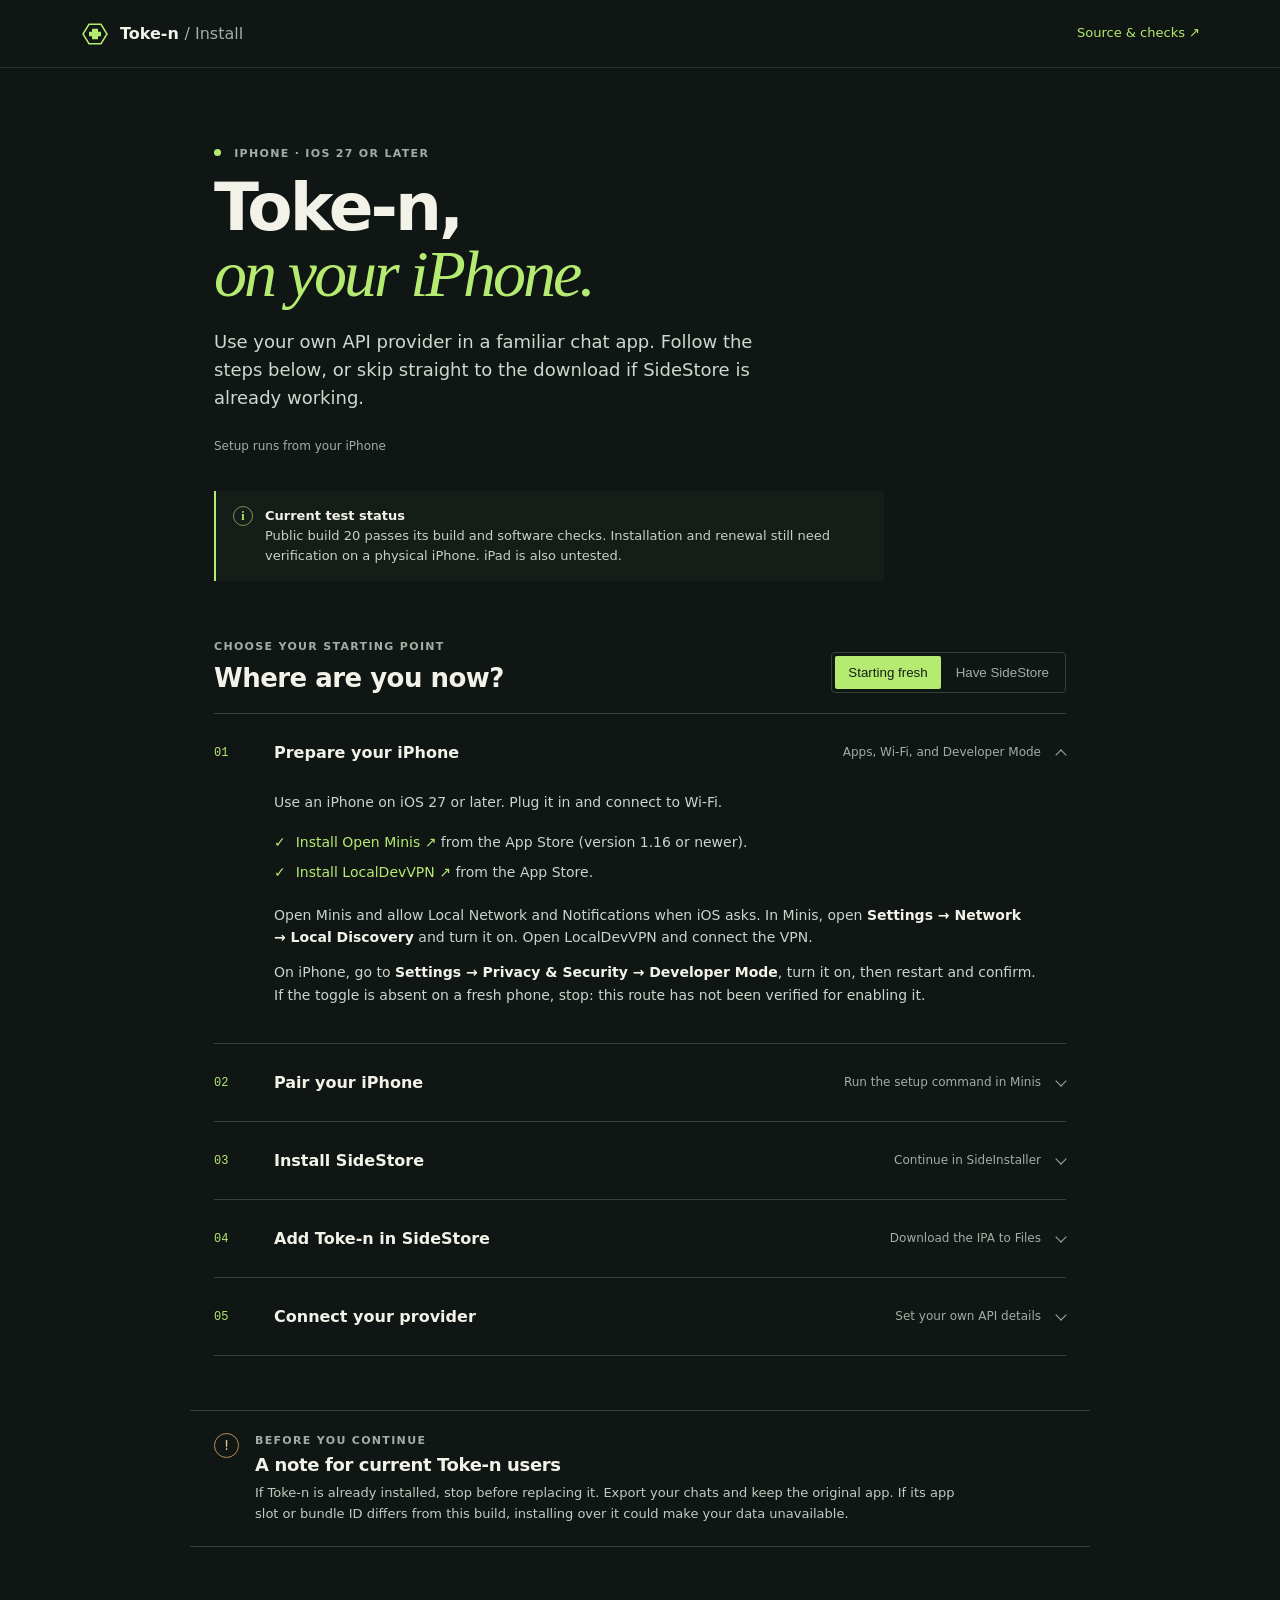
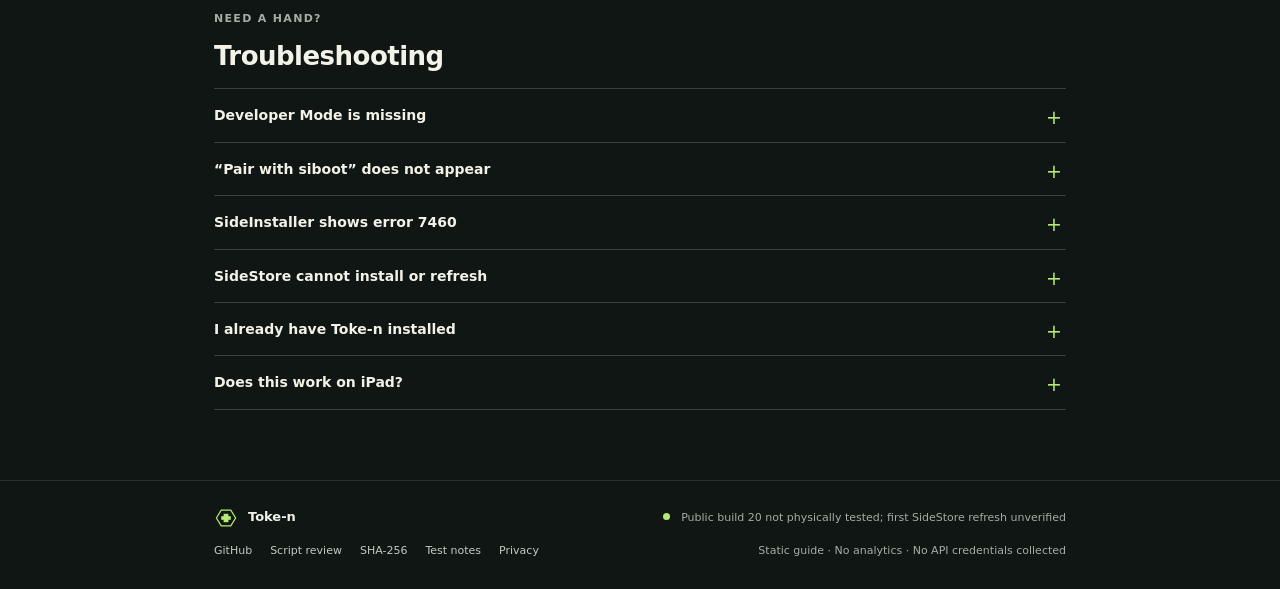
<file: index.html>
<!doctype html>
<html lang="en">
<head>
  <meta charset="utf-8">
  <meta name="viewport" content="width=device-width, initial-scale=1">
  <meta name="theme-color" content="#101613">
  <meta name="description" content="Install Toke-n on iPhone with SideStore. A clear, step-by-step guide.">
  <title>Install Toke-n</title>
  <link rel="stylesheet" href="styles.css">
  <script src="app.js" defer></script>
</head>
<body>
  <a class="skip-link" href="#main">Skip to guide</a>
  <header class="topbar">
    <a class="brand" href="#top" aria-label="Toke-n install guide home">
      <svg class="brand-mark" viewBox="0 0 40 40" aria-hidden="true"><path d="M12 7h16l8 13-8 13H12L4 20z"/><path d="M16 13h8v14h-8z"/><path d="M12 17h16v6H12z"/></svg>
      <span>Toke-n <span class="brand-light">/ Install</span></span>
    </a>
    <a class="top-link" href="https://github.com/lovie97/toke-n-install">Source &amp; checks <span aria-hidden="true">↗</span></a>
  </header>

  <main id="main">
    <section class="intro" id="top" aria-labelledby="page-title">
      <p class="eyebrow"><span class="status-dot"></span> iPhone · iOS 27 or later</p>
      <h1 id="page-title">Toke-n,<br><em>on your iPhone.</em></h1>
      <p class="lede">Use your own API provider in a familiar chat app. Follow the steps below, or skip straight to the download if SideStore is already working.</p>
      <div class="intro-meta"><span>Setup runs from your iPhone</span></div>
      <aside class="preview-note" aria-label="Installation test status">
        <span class="note-icon" aria-hidden="true">i</span>
        <p><strong>Current test status</strong><br>Public build 20 passes its build and software checks. Installation and renewal still need verification on a physical iPhone. iPad is also untested.</p>
      </aside>
    </section>

    <section class="choice-section" aria-labelledby="choose-title">
      <div class="section-head"><div><p class="eyebrow">Choose your starting point</p><h2 id="choose-title">Where are you now?</h2></div>
        <div class="choice-tabs" role="tablist" aria-label="Installation starting point">
          <button class="choice-tab" id="tab-new" role="tab" aria-selected="true" aria-controls="path-new" tabindex="0">Starting fresh</button>
          <button class="choice-tab" id="tab-existing" role="tab" aria-selected="false" aria-controls="path-existing" tabindex="-1">Have SideStore</button>
        </div>
      </div>

      <div id="path-new" class="path-panel" role="tabpanel" aria-labelledby="tab-new">
        <div class="steps">
          <details class="step" open><summary><span class="step-number">01</span><span class="step-title">Prepare your iPhone</span><span class="summary-hint">Apps, Wi-Fi, and Developer Mode</span></summary>
            <div class="step-body"><p>Use an iPhone on iOS 27 or later. Plug it in and connect to Wi-Fi.</p>
              <ul class="check-list"><li><a href="https://apps.apple.com/app/open-minis/id6759188481">Install Open Minis <span aria-hidden="true">↗</span></a> from the App Store (version 1.16 or newer).</li><li><a href="https://apps.apple.com/app/localdevvpn/id6755608044">Install LocalDevVPN <span aria-hidden="true">↗</span></a> from the App Store.</li></ul>
              <p>Open Minis and allow Local Network and Notifications when iOS asks. In Minis, open <strong>Settings → Network → Local Discovery</strong> and turn it on. Open LocalDevVPN and connect the VPN.</p>
              <p>On iPhone, go to <strong>Settings → Privacy &amp; Security → Developer Mode</strong>, turn it on, then restart and confirm. If the toggle is absent on a fresh phone, stop: this route has not been verified for enabling it.</p>
            </div>
          </details>
          <details class="step"><summary><span class="step-number">02</span><span class="step-title">Pair your iPhone</span><span class="summary-hint">Run the setup command in Minis</span></summary>
            <div class="step-body"><p>In Open Minis, open <strong>terminal icon → Shell Terminal</strong> and paste this command. It downloads the published setup script and runs it.</p>
              <div class="command"><code>wget -qO /tmp/toke-setup.sh https://lovie97.github.io/toke-n-install/setup.sh &amp;&amp; sh /tmp/toke-setup.sh</code><button class="copy-button" type="button" aria-label="Copy setup command" data-copy="wget -qO /tmp/toke-setup.sh https://lovie97.github.io/toke-n-install/setup.sh && sh /tmp/toke-setup.sh"><span aria-hidden="true">▢</span><span class="copy-label">Copy</span></button></div>
              <p>When the script says it is ready, start pairing and leave the silent player open. On iPhone, open <strong>Settings → Privacy &amp; Security → Developer Mode → Pair with siboot</strong>. Enter your passcode and pairing code locally when asked.</p>
              <p>Enter your Apple Account details only on your own iPhone. Return to Minis after pairing and keep it open until SideInstaller finishes installing. If asked, trust the developer under Settings → General → VPN &amp; Device Management.</p>
              <p class="quiet-link"><a href="https://github.com/lovie97/toke-n-install/blob/main/setup.sh">Review setup.sh before running <span aria-hidden="true">↗</span></a> <span>·</span> <a href="https://github.com/lovie97/toke-n-install/blob/main/SHA256SUMS.txt">SHA-256 checks <span aria-hidden="true">↗</span></a></p>
            </div>
          </details>
          <details class="step"><summary><span class="step-number">03</span><span class="step-title">Install SideStore</span><span class="summary-hint">Continue in SideInstaller</span></summary>
            <div class="step-body"><p>Open SideInstaller on your iPhone. Use the same Apple Account, confirm the team, make sure LocalDevVPN is connected, then choose <strong>SideStore → Nightly → Install SideStore</strong>.</p><p>If SideInstaller reports error 7460, run the repair command from Minis:</p>
              <div class="command"><code>wget -qO /tmp/toke-repair.sh https://lovie97.github.io/toke-n-install/repair.sh &amp;&amp; sh /tmp/toke-repair.sh</code><button class="copy-button" type="button" aria-label="Copy repair command" data-copy="wget -qO /tmp/toke-repair.sh https://lovie97.github.io/toke-n-install/repair.sh && sh /tmp/toke-repair.sh"><span aria-hidden="true">▢</span><span class="copy-label">Copy</span></button></div>
              <p>The repair opens a local page. Enter the Apple Account email you used in both apps, tap <strong>Send key to SideInstaller</strong>, and confirm the import there. Then retry <strong>Install SideStore</strong>. The signing key stays on your phone.</p><p class="caution">Do not revoke certificates or delete Toke-n as a workaround. If the key does not match, stop.</p>
            </div>
          </details>
          <details class="step"><summary><span class="step-number">04</span><span class="step-title">Add Toke-n in SideStore</span><span class="summary-hint">Download the IPA to Files</span></summary>
            <div class="step-body"><p>Open SideStore on your iPhone and finish its setup. Download the unsigned Toke-n IPA below, save it to Files, then in SideStore open <strong>My Apps</strong>, tap <strong>+</strong>, and select the IPA.</p>
              <a class="download-link" href="https://github.com/lovie97/toke-n-install/releases/download/v0.1.0-build20/Toke-n-0.1.0-build20-sidestore-unsigned.ipa"><span class="download-icon" aria-hidden="true">↓</span><span><strong>Get Toke-n IPA</strong><small>SideStore release · v0.1.0 build 20</small></span><span class="external" aria-hidden="true">↗</span></a>
              <p class="quiet-link"><a href="https://github.com/lovie97/toke-n-install/releases/tag/v0.1.0-build20">Release notes <span aria-hidden="true">↗</span></a> · <a href="https://github.com/lovie97/toke-n-install/blob/main/VERSIONS.md">SHA-256 and version details <span aria-hidden="true">↗</span></a></p>
            </div>
          </details>
          <details class="step"><summary><span class="step-number">05</span><span class="step-title">Connect your provider</span><span class="summary-hint">Set your own API details</span></summary>
            <div class="step-body"><p>Open Toke-n and enter your provider’s <strong>API URL, API key, and model</strong>. Use the values supplied by your provider. Send a short test message to check the connection. This guide does not ask for or collect your API key.</p><p>Toke-n does not renew itself; SideStore manages signing and renewal. For each refresh, turn on LocalDevVPN and open <strong>SideStore → My Apps → Refresh All</strong>. Refresh SideStore and Toke-n every few days, before their seven-day expiry, and check the expiry shown in SideStore. Background refresh is not guaranteed.</p></div>
          </details>
        </div>
      </div>

      <div id="path-existing" class="path-panel" role="tabpanel" aria-labelledby="tab-existing" hidden>
        <div class="steps">
          <details class="step" open><summary><span class="step-number">01</span><span class="step-title">Check your setup</span><span class="summary-hint">Skip pairing if SideStore already works</span></summary>
            <div class="step-body"><p>Open SideStore and make sure it is set up. Connect LocalDevVPN before installing or refreshing.</p><p>If SideStore is not working yet or this iPhone has not been paired, follow <a href="#tab-new" data-select-tab="tab-new">steps 1–2 in Starting fresh</a> first.</p></div>
          </details>
          <details class="step"><summary><span class="step-number">02</span><span class="step-title">Install Toke-n</span><span class="summary-hint">Download the IPA to Files</span></summary>
            <div class="step-body"><p>Download the unsigned IPA, save it in Files, then in SideStore open <strong>My Apps</strong>, tap <strong>+</strong>, and select the IPA.</p>
              <a class="download-link" href="https://github.com/lovie97/toke-n-install/releases/download/v0.1.0-build20/Toke-n-0.1.0-build20-sidestore-unsigned.ipa"><span class="download-icon" aria-hidden="true">↓</span><span><strong>Get Toke-n IPA</strong><small>SideStore release · v0.1.0 build 20</small></span><span class="external" aria-hidden="true">↗</span></a>
              <p class="quiet-link"><a href="https://github.com/lovie97/toke-n-install/releases/tag/v0.1.0-build20">Release notes <span aria-hidden="true">↗</span></a> · <a href="https://github.com/lovie97/toke-n-install/blob/main/VERSIONS.md">SHA-256 and version details <span aria-hidden="true">↗</span></a></p>
            </div>
          </details>
          <details class="step"><summary><span class="step-number">03</span><span class="step-title">Connect your provider</span><span class="summary-hint">Set your own API details</span></summary>
            <div class="step-body"><p>Open Toke-n and enter your provider’s <strong>API URL, API key, and model</strong>. Use the values supplied by your provider.</p><p>Toke-n does not renew itself; SideStore manages signing and renewal. For each refresh, turn on LocalDevVPN and open <strong>SideStore → My Apps → Refresh All</strong>. Refresh SideStore and Toke-n every few days, before their seven-day expiry, and check the expiry shown in SideStore. Background refresh is not guaranteed.</p></div>
          </details>
        </div>
      </div>
    </section>

    <section class="important" aria-labelledby="important-title"><div class="important-marker" aria-hidden="true">!</div><div><p class="eyebrow">Before you continue</p><h2 id="important-title">A note for current Toke-n users</h2><p>If Toke-n is already installed, stop before replacing it. Export your chats and keep the original app. If its app slot or bundle ID differs from this build, installing over it could make your data unavailable.</p></div></section>

    <section class="troubleshooting" aria-labelledby="trouble-title"><p class="eyebrow">Need a hand?</p><h2 id="trouble-title">Troubleshooting</h2>
      <details class="trouble"><summary>Developer Mode is missing</summary><p>Stop here. The path for enabling Developer Mode when the toggle is absent on a fresh phone has not been verified. Do not continue by changing profiles or certificates.</p></details>
      <details class="trouble"><summary>“Pair with siboot” does not appear</summary><p>Check Wi-Fi, LocalDevVPN, iPhone Settings → Privacy &amp; Security → Local Network → Minis, and Minis → Settings → Network → Local Discovery. Keep Minis’s silent player open and playing while you switch to Developer Mode. If the attempt timed out, return to Minis and rerun the setup command.</p></details>
      <details class="trouble"><summary>SideInstaller shows error 7460</summary><p>If siboot installed SideInstaller on this phone, run the repair command in Step 3. It reuses the signing key already held in Minis. It cannot recover a key created on a different device. Stop if no matching key exists; do not revoke certificates or profiles.</p></details>
      <details class="trouble"><summary>SideStore cannot install or refresh</summary><p>Check that LocalDevVPN is connected, the phone is online, and the same Apple Account and team are in use. Refresh SideStore and Toke-n before the seven-day signing period expires. A free Apple Account has three active sideloaded app slots shared by SideInstaller, SideStore, and Toke-n; extensions may add app ID constraints.</p></details>
      <details class="trouble"><summary>I already have Toke-n installed</summary><p>Do not delete or replace it yet. Export your chats and keep the original app until you have confirmed the app slot and bundle ID match.</p></details>
      <details class="trouble"><summary>Does this work on iPad?</summary><p>iPad has not been physically tested. This guide is written for iPhone.</p></details>
    </section>
  </main>

  <footer><a class="brand footer-brand" href="#top"><svg class="brand-mark" viewBox="0 0 40 40" aria-hidden="true"><path d="M12 7h16l8 13-8 13H12L4 20z"/><path d="M16 13h8v14h-8z"/><path d="M12 17h16v6H12z"/></svg><span>Toke-n</span></a><div class="footer-status"><span class="status-dot"></span> Public build 20 not physically tested; first SideStore refresh unverified</div><div class="footer-links"><a href="https://github.com/lovie97/toke-n-install">GitHub</a><a href="https://github.com/lovie97/toke-n-install/blob/main/setup.sh">Script review</a><a href="https://github.com/lovie97/toke-n-install/blob/main/SHA256SUMS.txt">SHA-256</a><a href="https://github.com/lovie97/toke-n-install/blob/main/TESTING.md">Test notes</a><a href="privacy.html">Privacy</a></div><p>Static guide · No analytics · No API credentials collected</p></footer>
</body>
</html>
</file>
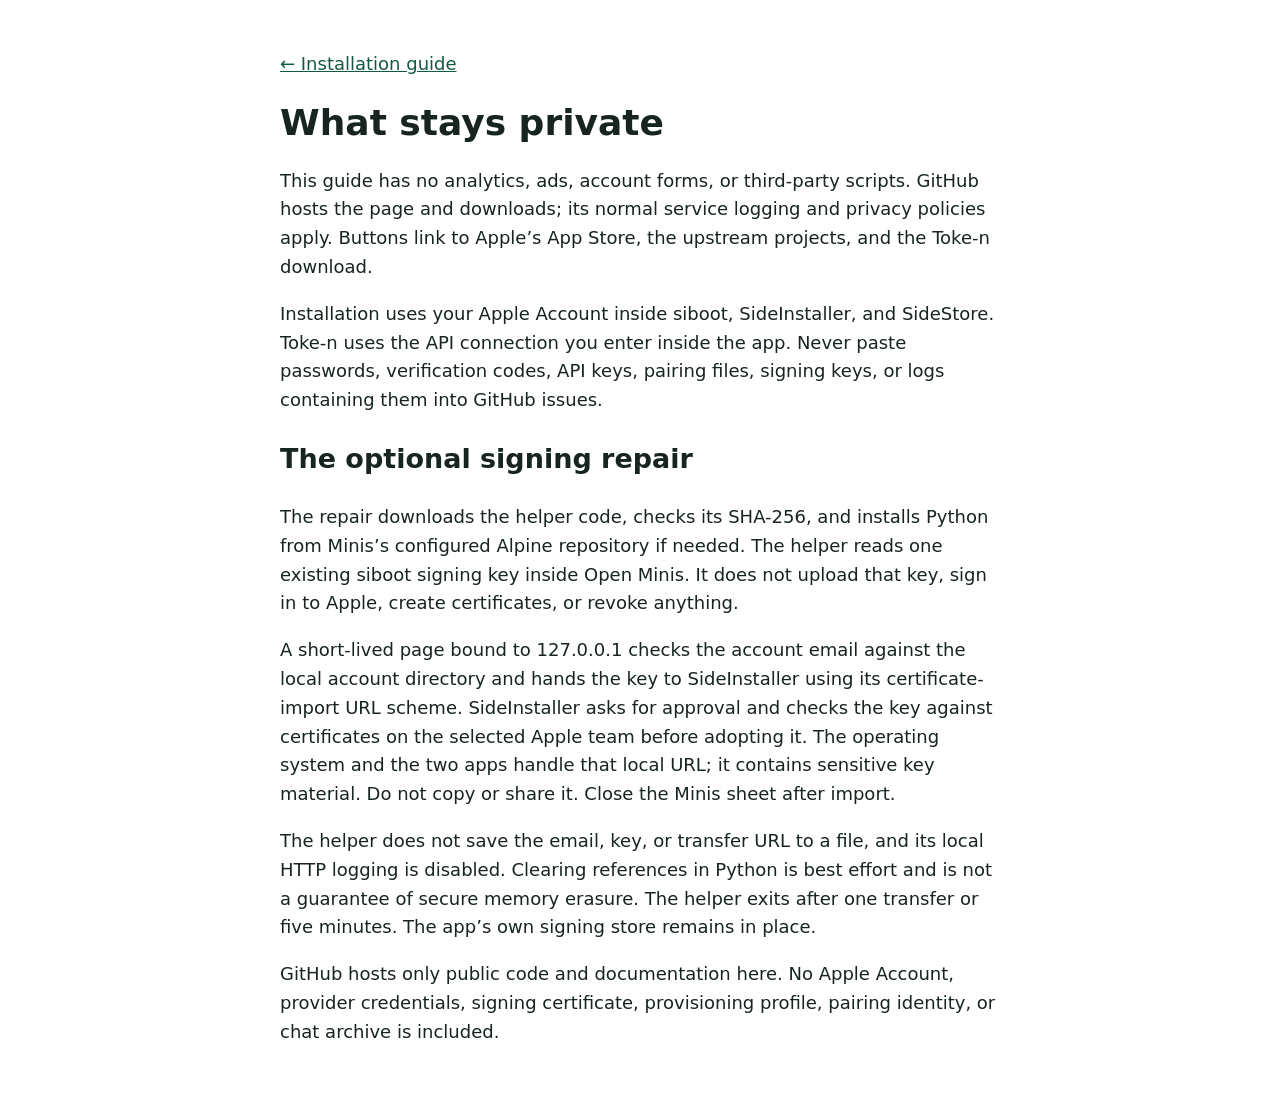
<file: privacy.html>
<!doctype html><html lang="en"><meta charset="utf-8"><meta name="viewport" content="width=device-width, initial-scale=1"><title>Privacy · Toke-n installation</title><style>body{font:18px/1.6 system-ui;max-width:720px;margin:50px auto;padding:0 22px;color:#17251e}a{color:#125b3e}h1{line-height:1.1}</style><a href="./">← Installation guide</a><h1>What stays private</h1><p>This guide has no analytics, ads, account forms, or third-party scripts. GitHub hosts the page and downloads; its normal service logging and privacy policies apply. Buttons link to Apple’s App Store, the upstream projects, and the Toke-n download.</p><p>Installation uses your Apple Account inside siboot, SideInstaller, and SideStore. Toke-n uses the API connection you enter inside the app. Never paste passwords, verification codes, API keys, pairing files, signing keys, or logs containing them into GitHub issues.</p><h2>The optional signing repair</h2><p>The repair downloads the helper code, checks its SHA-256, and installs Python from Minis’s configured Alpine repository if needed. The helper reads one existing siboot signing key inside Open Minis. It does not upload that key, sign in to Apple, create certificates, or revoke anything.</p><p>A short-lived page bound to 127.0.0.1 checks the account email against the local account directory and hands the key to SideInstaller using its certificate-import URL scheme. SideInstaller asks for approval and checks the key against certificates on the selected Apple team before adopting it. The operating system and the two apps handle that local URL; it contains sensitive key material. Do not copy or share it. Close the Minis sheet after import.</p><p>The helper does not save the email, key, or transfer URL to a file, and its local HTTP logging is disabled. Clearing references in Python is best effort and is not a guarantee of secure memory erasure. The helper exits after one transfer or five minutes. The app’s own signing store remains in place.</p><p>GitHub hosts only public code and documentation here. No Apple Account, provider credentials, signing certificate, provisioning profile, pairing identity, or chat archive is included.</p></html>
</file>
<file: styles.css>
:root{color-scheme:dark;--bg:#101613;--panel:#151d19;--panel-2:#19231e;--ink:#f2f2e9;--muted:#a2aea5;--line:#34423a;--green:#b5eb71;--deep:#162017;--max:900px;font-family:ui-sans-serif,system-ui,-apple-system,BlinkMacSystemFont,"Segoe UI",sans-serif}
*{box-sizing:border-box}html{scroll-behavior:smooth}body{margin:0;background:var(--bg);color:var(--ink);font-size:16px;line-height:1.6}a{color:var(--green);text-underline-offset:3px}a:hover{color:#d4ff9e}.skip-link{position:absolute;top:-80px;left:16px;background:var(--green);color:#142014;padding:8px 12px;z-index:5}.skip-link:focus{top:12px}.topbar{height:68px;padding:0 max(24px,calc((100% - 1120px)/2));display:flex;align-items:center;justify-content:space-between;border-bottom:1px solid #27322c}.brand{display:flex;align-items:center;gap:10px;color:var(--ink);font-weight:700;text-decoration:none;letter-spacing:0}.brand-mark{width:30px;height:30px;fill:var(--green)}.brand-mark path:first-child{fill:none;stroke:var(--green);stroke-width:2}.brand-light{font-weight:400;color:var(--muted)}.top-link{font-size:13px;text-decoration:none}.intro,.choice-section,.important,.troubleshooting{max-width:var(--max);margin:0 auto}.intro{padding:78px 24px 48px}.eyebrow{font-size:11px;line-height:1.4;letter-spacing:.12em;text-transform:uppercase;color:var(--muted);margin:0 0 14px;font-weight:700}.status-dot{display:inline-block;width:7px;height:7px;border-radius:50%;background:var(--green);margin-right:8px;vertical-align:1px}h1{font-size:clamp(40px,7vw,66px);line-height:.99;letter-spacing:-.045em;margin:0 0 22px;font-weight:650}h1 em{font-family:Georgia,serif;font-weight:400;color:var(--green)}.lede{font-size:18px;line-height:1.55;color:#d0d7cf;max-width:570px;margin:0}.intro-meta{display:flex;gap:14px;align-items:center;color:var(--muted);font-size:12px;margin-top:25px}.meta-divider{width:1px;height:13px;background:var(--line)}.preview-note{margin-top:35px;padding:15px 17px;display:flex;gap:12px;border-left:2px solid var(--green);background:var(--panel);max-width:670px}.note-icon{width:20px;height:20px;flex:none;border:1px solid #779456;border-radius:50%;text-align:center;font:600 12px/18px Georgia,serif;color:var(--green)}.preview-note p{margin:0;color:#c6d0c6;font-size:13px;line-height:1.55}.preview-note strong{color:var(--ink);font-weight:650}.choice-section{padding:10px 24px 54px}.section-head{display:flex;justify-content:space-between;align-items:end;gap:24px;margin-bottom:20px}.section-head h2,.troubleshooting h2,.important h2{font-size:26px;line-height:1.18;letter-spacing:-.02em;margin:0;font-weight:620}.section-head .eyebrow{margin-bottom:8px}.choice-tabs{display:flex;border:1px solid var(--line);padding:3px;border-radius:4px;gap:2px}.choice-tab{font:600 12px/1.3 inherit;border:0;background:transparent;color:var(--muted);padding:9px 13px;border-radius:2px;cursor:pointer;white-space:nowrap}.choice-tab[aria-selected="true"]{background:var(--green);color:#142014}.choice-tab:focus-visible,summary:focus-visible,a:focus-visible,button:focus-visible{outline:2px solid var(--green);outline-offset:3px}.step{border-top:1px solid var(--line)}.step:last-child{border-bottom:1px solid var(--line)}.step summary{list-style:none;cursor:pointer;min-height:77px;display:grid;grid-template-columns:48px minmax(0,1fr) auto;align-items:center;gap:12px}.step summary::-webkit-details-marker,.trouble summary::-webkit-details-marker{display:none}.step-number{font:500 12px/1 ui-monospace,SFMono-Regular,Menlo,monospace;color:var(--green)}.step-title{font-size:16px;font-weight:620}.summary-hint{font-size:12px;color:var(--muted);padding-right:25px;position:relative}.summary-hint:after{content:"";position:absolute;right:1px;top:4px;width:7px;height:7px;border-right:1px solid var(--muted);border-bottom:1px solid var(--muted);transform:rotate(45deg);transition:transform .2s}.step[open] .summary-hint:after{transform:rotate(225deg);top:8px}.step-body{padding:0 30px 24px 60px;color:#cbd3cc;font-size:14px}.step-body p{margin:0 0 13px}.step-body strong{color:var(--ink);font-weight:620}.check-list{list-style:none;padding:0;margin:10px 0 16px}.check-list li{padding:4px 0}.check-list li:before{content:"✓";color:var(--green);margin-right:10px}.check-list a{text-decoration:none}.command{display:flex;align-items:stretch;background:#0b100d;border:1px solid #2e3b33;border-radius:4px;margin:13px 0 17px;overflow:hidden}.command code{font:12px/1.5 ui-monospace,SFMono-Regular,Menlo,monospace;color:#d7edc1;padding:13px;overflow-wrap:anywhere;flex:1}.copy-button{border:0;border-left:1px solid #2e3b33;background:#18221c;color:var(--green);padding:0 13px;cursor:pointer;display:flex;gap:7px;align-items:center;font-size:12px}.copy-button:hover{background:#223126}.caution{color:#e8c996!important}.quiet-link{font-size:12px;color:var(--muted);margin-top:17px!important}.quiet-link a{color:var(--green)}.download-link{display:flex;align-items:center;gap:14px;border:1px solid #4c6242;padding:13px 15px;margin:17px 0 8px;text-decoration:none;color:var(--ink);max-width:480px}.download-link:hover{background:#1b2920;border-color:var(--green)}.download-icon{font-size:22px;color:var(--green)}.download-link strong,.download-link small{display:block}.download-link small{font-size:11px;color:var(--muted);margin-top:2px}.external{margin-left:auto;color:var(--green)}.important{display:flex;gap:16px;padding:22px 24px;margin-bottom:64px;border-top:1px solid var(--line);border-bottom:1px solid var(--line)}.important-marker{width:25px;height:25px;flex:none;border:1px solid #b68b55;color:#e5bd85;border-radius:50%;font-size:14px;text-align:center;line-height:23px}.important .eyebrow{margin-bottom:5px}.important h2{font-size:18px}.important p:last-child{font-size:13px;color:#c1cbc2;margin:8px 0 0;max-width:720px}.troubleshooting{padding:0 24px 70px}.troubleshooting h2{margin:0 0 17px}.trouble{border-top:1px solid var(--line)}.trouble:last-child{border-bottom:1px solid var(--line)}.trouble summary{position:relative;cursor:pointer;list-style:none;padding:15px 24px 15px 0;font-size:14px;font-weight:580}.trouble summary:after{content:"+";position:absolute;right:4px;top:13px;color:var(--green);font-size:19px;font-weight:400}.trouble[open] summary:after{content:"−"}.trouble p{font-size:13px;color:#c1cbc2;margin:0;padding:0 30px 17px 0;max-width:740px}footer{border-top:1px solid #27322c;padding:25px max(24px,calc((100% - 852px)/2)) 30px;display:grid;grid-template-columns:1fr auto;gap:12px 30px;align-items:center;color:var(--muted);font-size:11px}.footer-brand{font-size:13px}.footer-brand .brand-mark{width:24px;height:24px}.footer-status{justify-self:end}.footer-links{display:flex;gap:18px}.footer-links a{color:#c1cbc2;text-decoration:none}.footer-links a:hover{color:var(--green)}footer p{margin:0;justify-self:end}@media(max-width:650px){.topbar{height:60px;padding:0 18px}.brand-light{display:none}.top-link{font-size:12px}.intro{padding:58px 20px 35px}h1{font-size:48px}.lede{font-size:16px}.intro-meta{font-size:11px;gap:9px;flex-wrap:wrap}.choice-section{padding:5px 20px 42px}.section-head{display:block}.choice-tabs{margin-top:17px;width:max-content;max-width:100%}.choice-tab{padding:9px 11px}.section-head h2,.troubleshooting h2{font-size:23px}.step summary{grid-template-columns:32px minmax(0,1fr) 20px;gap:9px;min-height:68px}.summary-hint{font-size:0;padding:0;width:20px;height:20px}.step-title{font-size:14px}.step-body{padding:0 0 20px 41px;font-size:13px}.command{align-items:stretch}.command code{font-size:10px;padding:10px}.copy-button{padding:0 9px;flex-direction:column;justify-content:center;gap:2px}.copy-label{font-size:10px}.important{margin:0 20px 50px;padding:19px 0}.important h2{font-size:17px}.troubleshooting{padding:0 20px 55px}footer{padding:22px 20px 26px;grid-template-columns:1fr;gap:12px}.footer-status,footer p{justify-self:start}.footer-links{gap:16px}}@media(prefers-reduced-motion:reduce){html{scroll-behavior:auto}*,*:before,*:after{transition-duration:.01ms!important;animation-duration:.01ms!important;animation-iteration-count:1!important}}
</file>
